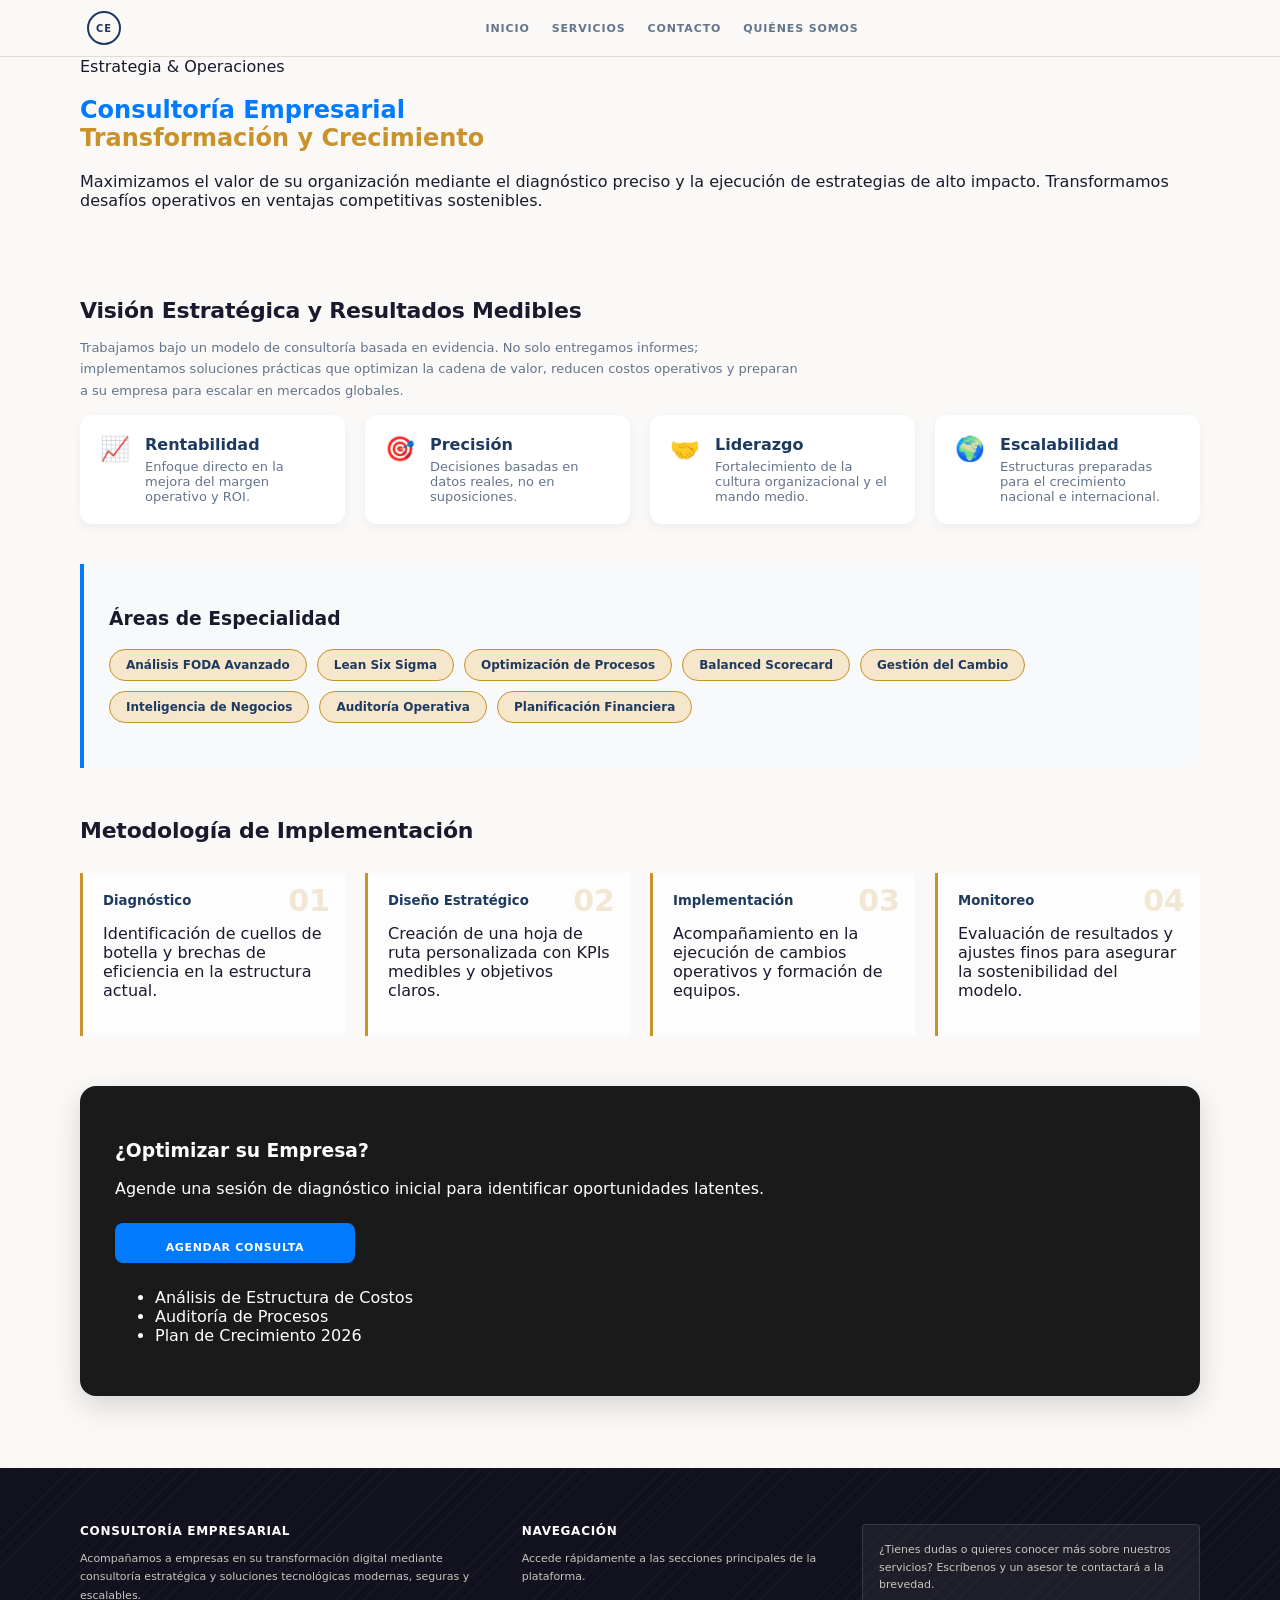
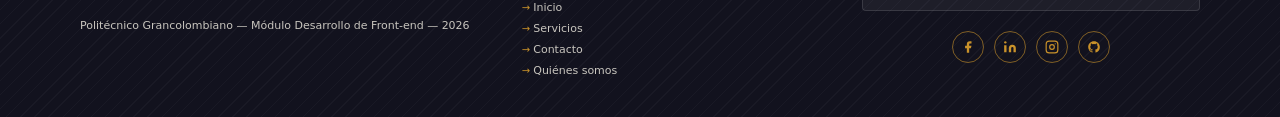
<file: consultoria-empresarial.html>
<!doctype html>
<html lang="es">
  <head>
    <meta charset="UTF-8" />
    <meta name="viewport" content="width=device-width, initial-scale=1.0" />
    <title>Desarrollo Web | Consultoría Digital</title>
    <link rel="stylesheet" href="./css/index.css" />
    <link rel="stylesheet" href="./css/details.css" />
    <script defer src="./js/consultoria-empresarial.js"></script>
  </head>
  <body>
    <header class="site-header">
      <div class="container header-inner">
        <a class="brand" href="index.html"><span class="brand-badge">CE</span></a>
        <nav class="nav" aria-label="Navegación principal">
          <a class="nav-link" href="/">INICIO</a>
          <a class="nav-link" href="/#services">SERVICIOS</a>
          <a class="nav-link" href="/#contact">CONTACTO</a>
          <a class="nav-link" href="/#about">QUIÉNES SOMOS</a>
        </nav>
      </div>
    </header>

    <main id="detail-container">
      <section class="detail-hero business-gradient">
        <div class="container">
          <span id="srv-category" class="category-tag"></span>
          <h1 class="detail-title">
            <span id="srv-name"></span> <br />
            <span id="srv-accent" style="color: var(--accent)"></span>
          </h1>
          <p id="srv-lead" class="detail-lead"></p>
        </div>
      </section>

      <section class="section">
        <div class="container grid-two-cols">
          <div class="info-main">
            <h2 class="section-title">Visión Estratégica y Resultados Medibles</h2>
            <p id="srv-methodology" class="section-text"></p>

            <div id="srv-features" class="features-grid"></div>

            <div class="tech-stack">
              <h3>Áreas de Especialidad</h3>
              <div id="srv-stack" class="stack-grid"></div>
            </div>

            <h2 class="section-title" style="margin-top: 50px">Metodología de Implementación</h2>
            <div id="srv-process" class="process-grid"></div>
          </div>

          <aside class="detail-sidebar" style="margin-top: 50px">
            <div class="sticky-card">
              <h3>¿Optimizar su Empresa?</h3>
              <p>Agende una sesión de diagnóstico inicial para identificar oportunidades latentes.</p>
              <a href="index.html#contact" class="btn btn-full">AGENDAR CONSULTA</a>
              <ul class="check-list">
                <li>Análisis de Estructura de Costos</li>
                <li>Auditoría de Procesos</li>
                <li>Plan de Crecimiento 2026</li>
              </ul>
            </div>
          </aside>
        </div>
      </section>
      <footer class="site-footer">
        <div class="footer-pattern">
          <div class="container footer-grid">
            <section class="footer-col" aria-label="Información de la empresa">
              <h3 class="footer-title">Consultoría Empresarial</h3>
              <p class="footer-text">Acompañamos a empresas en su transformación digital mediante consultoría estratégica y soluciones tecnológicas modernas, seguras y escalables.</p>
              <p class="footer-text">Politécnico Grancolombiano &mdash; Módulo Desarrollo de Front-end &mdash; 2026</p>
            </section>

            <section class="footer-col" aria-label="Navegación secundaria">
              <h3 class="footer-title">Navegación</h3>
              <p class="footer-text">Accede rápidamente a las secciones principales de la plataforma.</p>
              <div class="footer-links">
                <a class="footer-link" href="/index.html">Inicio</a>
                <a class="footer-link" href="/services.html">Servicios</a>
                <a class="footer-link" href="/contact.html">Contacto</a>
                <a class="footer-link" href="/about.html">Quiénes somos</a>
              </div>
            </section>

            <section class="footer-col" aria-label="Contacto y redes sociales">
              <div class="footer-card">
                <p class="footer-card-text">¿Tienes dudas o quieres conocer más sobre nuestros servicios? Escríbenos y un asesor te contactará a la brevedad.</p>
              </div>
              <div class="social" aria-label="Redes sociales">
                <a class="social-link" href="#" aria-label="Facebook">
                  <svg xmlns="http://www.w3.org/2000/svg" width="14" height="14" viewBox="0 0 24 24" fill="currentColor" aria-hidden="true">
                    <path d="M18 2h-3a5 5 0 0 0-5 5v3H7v4h3v8h4v-8h3l1-4h-4V7a1 1 0 0 1 1-1h3z" />
                  </svg>
                </a>
                <a class="social-link" href="#" aria-label="LinkedIn">
                  <svg xmlns="http://www.w3.org/2000/svg" width="14" height="14" viewBox="0 0 24 24" fill="currentColor" aria-hidden="true">
                    <path d="M16 8a6 6 0 0 1 6 6v7h-4v-7a2 2 0 0 0-2-2 2 2 0 0 0-2 2v7h-4v-7a6 6 0 0 1 6-6z" />
                    <rect x="2" y="9" width="4" height="12" />
                    <circle cx="4" cy="4" r="2" />
                  </svg>
                </a>
                <a class="social-link" href="#" aria-label="Instagram">
                  <svg
                    xmlns="http://www.w3.org/2000/svg"
                    width="14"
                    height="14"
                    viewBox="0 0 24 24"
                    fill="none"
                    stroke="currentColor"
                    stroke-width="2"
                    stroke-linecap="round"
                    stroke-linejoin="round"
                    aria-hidden="true"
                  >
                    <rect x="2" y="2" width="20" height="20" rx="5" ry="5" />
                    <circle cx="12" cy="12" r="4" />
                    <circle cx="17.5" cy="6.5" r="1" fill="currentColor" stroke="none" />
                  </svg>
                </a>
                <a class="social-link" href="#" aria-label="GitHub">
                  <svg xmlns="http://www.w3.org/2000/svg" width="14" height="14" viewBox="0 0 24 24" fill="currentColor" aria-hidden="true">
                    <path
                      d="M12 2C6.477 2 2 6.484 2 12.017c0 4.425 2.865 8.18 6.839 9.504.5.092.682-.217.682-.483 0-.237-.008-.868-.013-1.703-2.782.605-3.369-1.343-3.369-1.343-.454-1.158-1.11-1.466-1.11-1.466-.908-.62.069-.608.069-.608 1.003.07 1.531 1.032 1.531 1.032.892 1.53 2.341 1.088 2.91.832.092-.647.35-1.088.636-1.338-2.22-.253-4.555-1.113-4.555-4.951 0-1.093.39-1.988 1.029-2.688-.103-.253-.446-1.272.098-2.65 0 0 .84-.27 2.75 1.026A9.564 9.564 0 0 1 12 6.844a9.59 9.59 0 0 1 2.504.337c1.909-1.296 2.747-1.027 2.747-1.027.546 1.379.202 2.398.1 2.651.64.7 1.028 1.595 1.028 2.688 0 3.848-2.339 4.695-4.566 4.943.359.309.678.92.678 1.855 0 1.338-.012 2.419-.012 2.747 0 .268.18.58.688.482A10.02 10.02 0 0 0 22 12.017C22 6.484 17.522 2 12 2z"
                    />
                  </svg>
                </a>
              </div>
            </section>
          </div>
        </div>
      </footer>
    </main>
  </body>
</html>
</file>
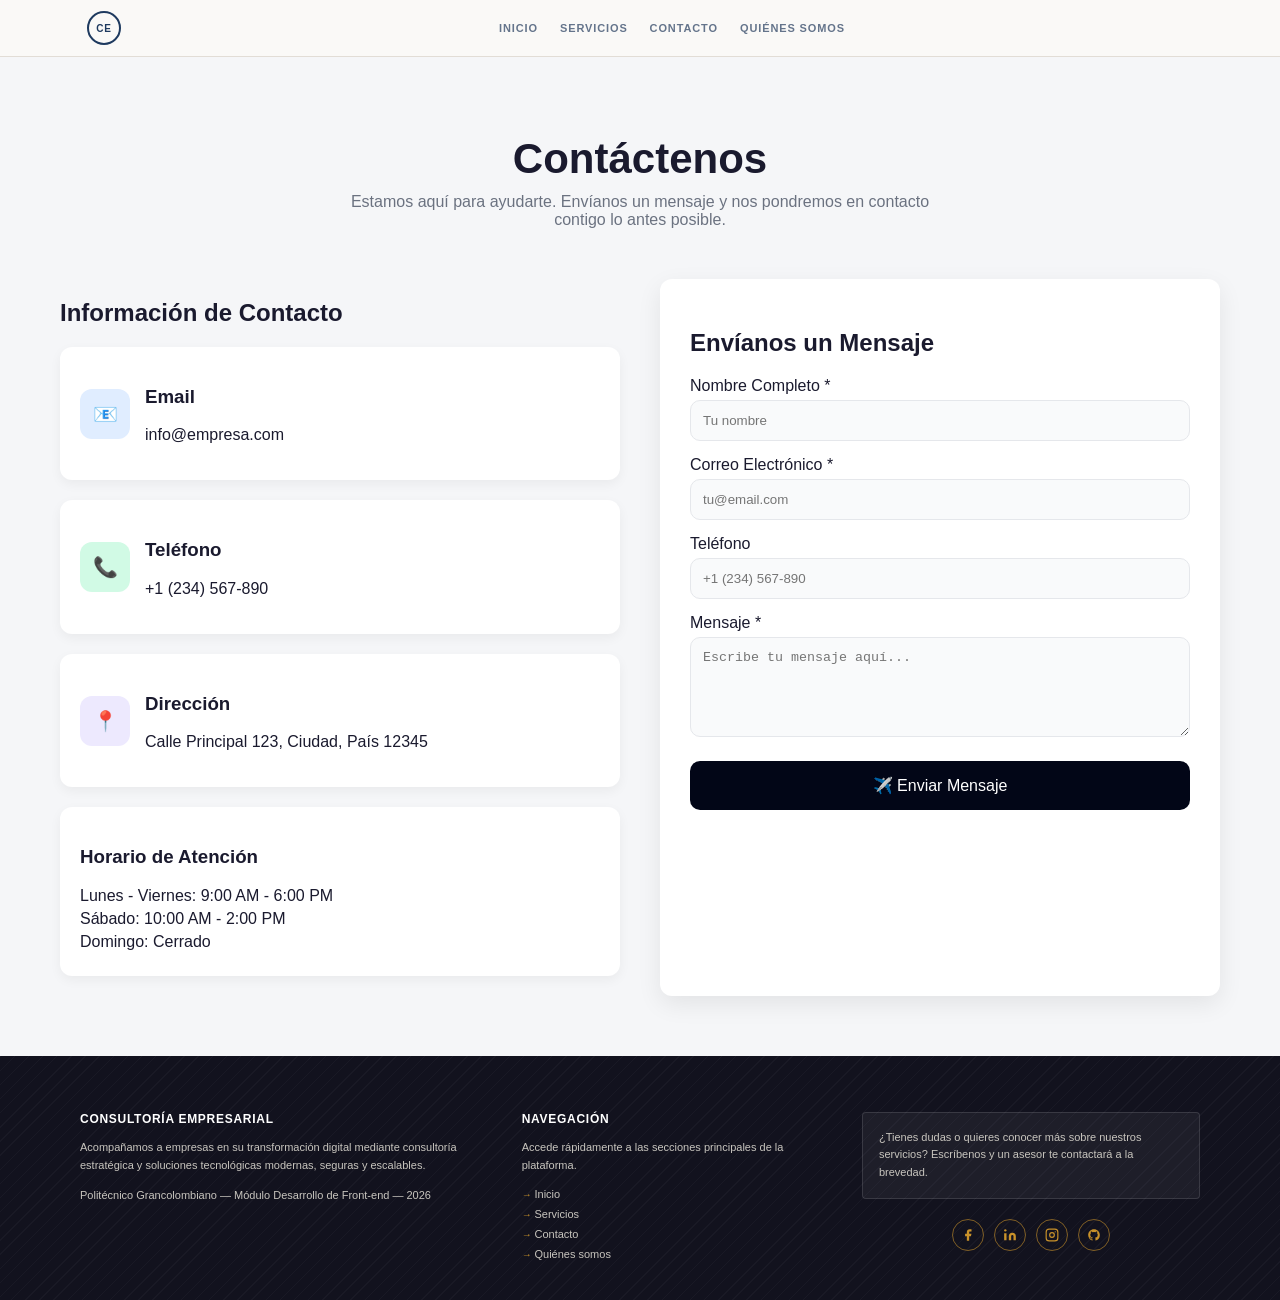
<file: contact.html>
<!doctype html>
<html lang="es">
  <head>
    <meta charset="UTF-8" />
    <title>Contáctenos</title>
    <link rel="stylesheet" href="./css/index.css" />
    <link rel="stylesheet" href="./css/contact.css" />
  </head>

  <body>
    <header class="site-header">
      <div class="container header-inner">
        <a class="brand" href="/index.html" aria-label="Inicio">
          <span class="brand-badge" aria-hidden="true">CE</span>
        </a>

        <nav class="nav" aria-label="Navegación principal">
          <a class="nav-link" href="/index.html">INICIO</a>
          <a class="nav-link" href="/services.html">SERVICIOS</a>
          <a class="nav-link" href="/contact.html">CONTACTO</a>
          <a class="nav-link" href="/about.html">QUIÉNES SOMOS</a>
        </nav>
      </div>
    </header>

    <header class="header">
      <h1>Contáctenos</h1>
      <p>Estamos aquí para ayudarte. Envíanos un mensaje y nos pondremos en contacto contigo lo antes posible.</p>
    </header>

    <main class="contact-container">
      <!-- IZQUIERDA -->
      <section class="contact-info">
        <h2>Información de Contacto</h2>

        <div class="info-card">
          <div class="icon email">📧</div>
          <div>
            <h3>Email</h3>
            <p id="email"></p>
          </div>
        </div>

        <div class="info-card">
          <div class="icon phone">📞</div>
          <div>
            <h3>Teléfono</h3>
            <p id="telefono"></p>
          </div>
        </div>

        <div class="info-card">
          <div class="icon location">📍</div>
          <div>
            <h3>Dirección</h3>
            <p id="direccion"></p>
          </div>
        </div>

        <div class="info-card horario">
          <div>
            <h3>Horario de Atención</h3>
            <p id="horario"></p>
          </div>
        </div>
      </section>

      <!-- DERECHA -->
      <section class="contact-form">
        <h2>Envíanos un Mensaje</h2>

        <form id="formulario">
          <label>Nombre Completo *</label>
          <input type="text" id="nombre" placeholder="Tu nombre" />

          <label>Correo Electrónico *</label>
          <input type="email" id="emailInput" placeholder="tu@email.com" />

          <label>Teléfono</label>
          <input type="text" id="telefonoInput" placeholder="+1 (234) 567-890" />

          <label>Mensaje *</label>
          <textarea id="mensaje" placeholder="Escribe tu mensaje aquí..."></textarea>

          <button type="submit">✈️ Enviar Mensaje</button>
        </form>
      </section>
    </main>
    <footer class="site-footer">
      <div class="footer-pattern">
        <div class="container footer-grid">
          <section class="footer-col" aria-label="Información de la empresa">
            <h3 class="footer-title">Consultoría Empresarial</h3>
            <p class="footer-text">Acompañamos a empresas en su transformación digital mediante consultoría estratégica y soluciones tecnológicas modernas, seguras y escalables.</p>
            <p class="footer-text">Politécnico Grancolombiano &mdash; Módulo Desarrollo de Front-end &mdash; 2026</p>
          </section>

          <section class="footer-col" aria-label="Navegación secundaria">
            <h3 class="footer-title">Navegación</h3>
            <p class="footer-text">Accede rápidamente a las secciones principales de la plataforma.</p>
            <div class="footer-links">
              <a class="footer-link" href="/index.html">Inicio</a>
              <a class="footer-link" href="/services.html">Servicios</a>
              <a class="footer-link" href="/contact.html">Contacto</a>
              <a class="footer-link" href="/about.html">Quiénes somos</a>
            </div>
          </section>

          <section class="footer-col" aria-label="Contacto y redes sociales">
            <div class="footer-card">
              <p class="footer-card-text">¿Tienes dudas o quieres conocer más sobre nuestros servicios? Escríbenos y un asesor te contactará a la brevedad.</p>
            </div>
            <div class="social" aria-label="Redes sociales">
              <a class="social-link" href="#" aria-label="Facebook">
                <svg xmlns="http://www.w3.org/2000/svg" width="14" height="14" viewBox="0 0 24 24" fill="currentColor" aria-hidden="true">
                  <path d="M18 2h-3a5 5 0 0 0-5 5v3H7v4h3v8h4v-8h3l1-4h-4V7a1 1 0 0 1 1-1h3z" />
                </svg>
              </a>
              <a class="social-link" href="#" aria-label="LinkedIn">
                <svg xmlns="http://www.w3.org/2000/svg" width="14" height="14" viewBox="0 0 24 24" fill="currentColor" aria-hidden="true">
                  <path d="M16 8a6 6 0 0 1 6 6v7h-4v-7a2 2 0 0 0-2-2 2 2 0 0 0-2 2v7h-4v-7a6 6 0 0 1 6-6z" />
                  <rect x="2" y="9" width="4" height="12" />
                  <circle cx="4" cy="4" r="2" />
                </svg>
              </a>
              <a class="social-link" href="#" aria-label="Instagram">
                <svg
                  xmlns="http://www.w3.org/2000/svg"
                  width="14"
                  height="14"
                  viewBox="0 0 24 24"
                  fill="none"
                  stroke="currentColor"
                  stroke-width="2"
                  stroke-linecap="round"
                  stroke-linejoin="round"
                  aria-hidden="true"
                >
                  <rect x="2" y="2" width="20" height="20" rx="5" ry="5" />
                  <circle cx="12" cy="12" r="4" />
                  <circle cx="17.5" cy="6.5" r="1" fill="currentColor" stroke="none" />
                </svg>
              </a>
              <a class="social-link" href="#" aria-label="GitHub">
                <svg xmlns="http://www.w3.org/2000/svg" width="14" height="14" viewBox="0 0 24 24" fill="currentColor" aria-hidden="true">
                  <path
                    d="M12 2C6.477 2 2 6.484 2 12.017c0 4.425 2.865 8.18 6.839 9.504.5.092.682-.217.682-.483 0-.237-.008-.868-.013-1.703-2.782.605-3.369-1.343-3.369-1.343-.454-1.158-1.11-1.466-1.11-1.466-.908-.62.069-.608.069-.608 1.003.07 1.531 1.032 1.531 1.032.892 1.53 2.341 1.088 2.91.832.092-.647.35-1.088.636-1.338-2.22-.253-4.555-1.113-4.555-4.951 0-1.093.39-1.988 1.029-2.688-.103-.253-.446-1.272.098-2.65 0 0 .84-.27 2.75 1.026A9.564 9.564 0 0 1 12 6.844a9.59 9.59 0 0 1 2.504.337c1.909-1.296 2.747-1.027 2.747-1.027.546 1.379.202 2.398.1 2.651.64.7 1.028 1.595 1.028 2.688 0 3.848-2.339 4.695-4.566 4.943.359.309.678.92.678 1.855 0 1.338-.012 2.419-.012 2.747 0 .268.18.58.688.482A10.02 10.02 0 0 0 22 12.017C22 6.484 17.522 2 12 2z"
                  />
                </svg>
              </a>
            </div>
          </section>
        </div>
      </div>
    </footer>
    <!-- IMPORTANTE -->

    <script src="js/contact.js"></script>
    <script src="data/contact.json"></script>
  </body>
</html>
</file>
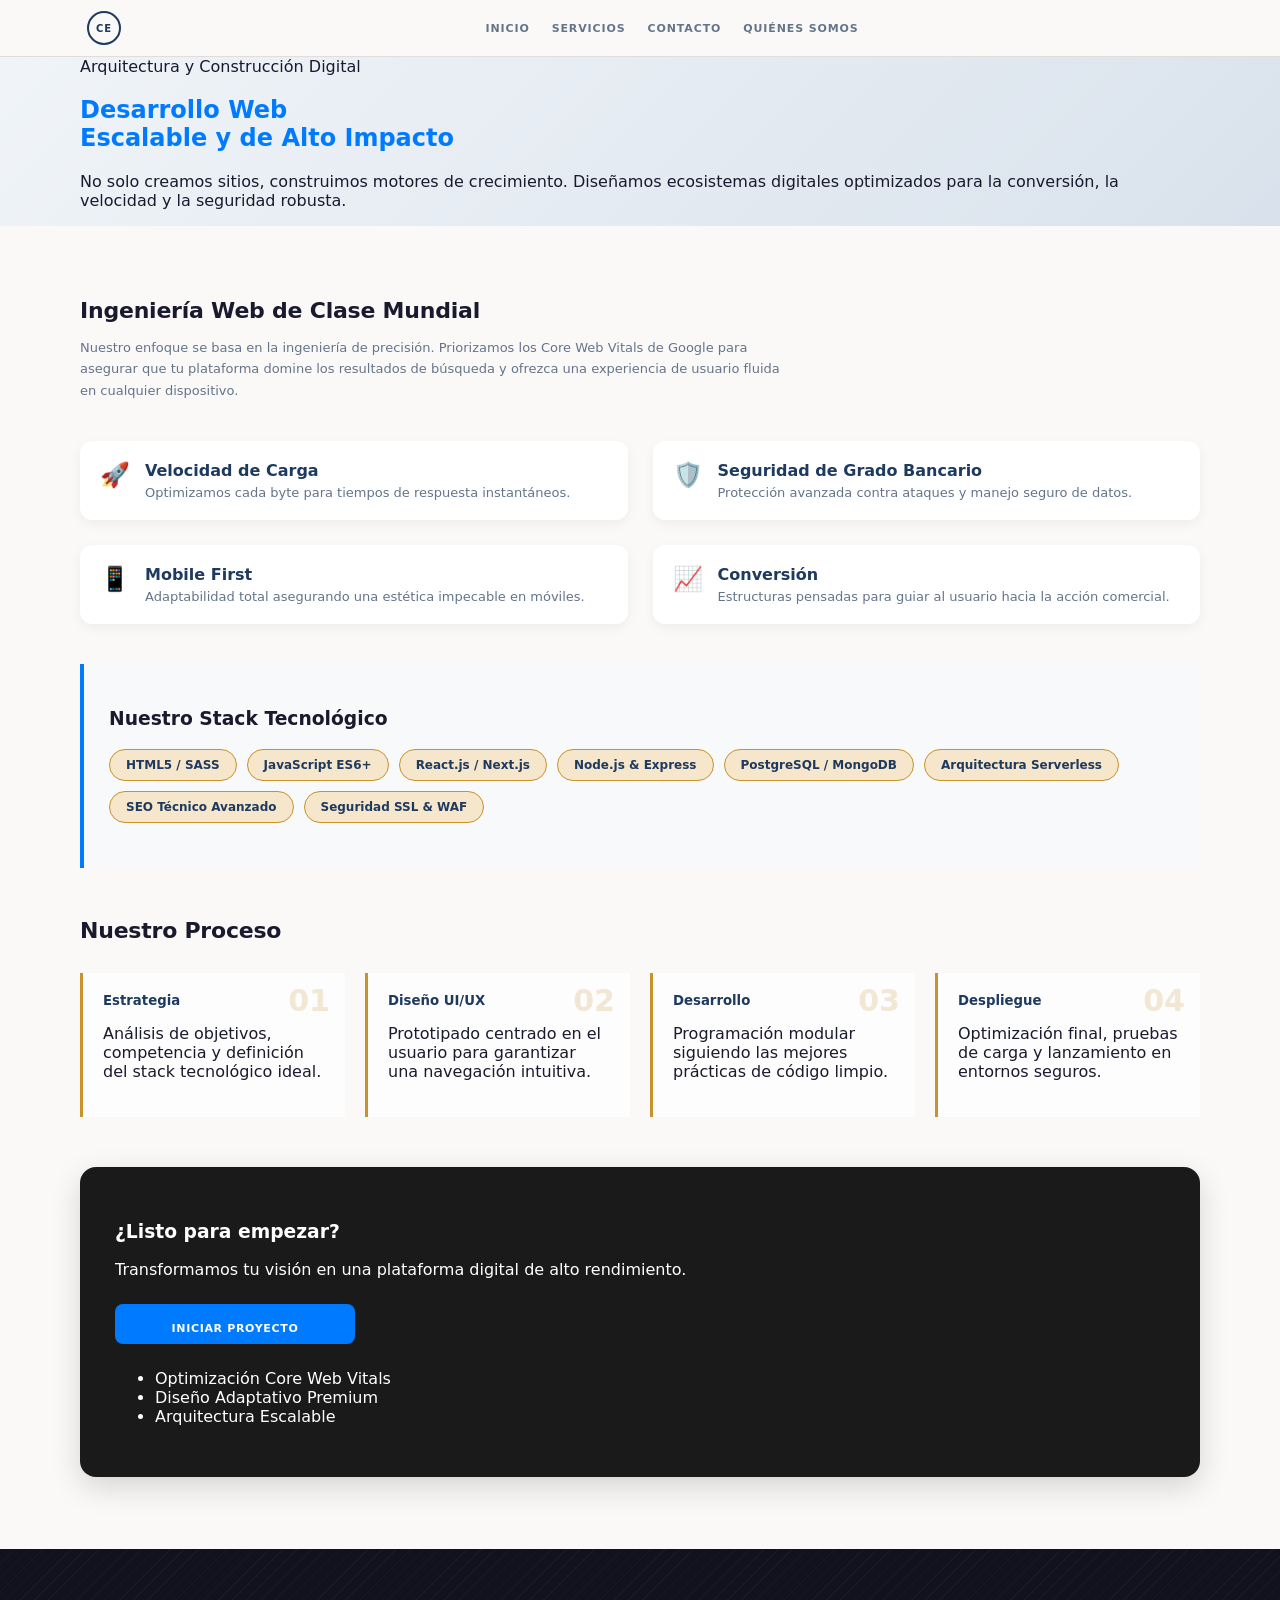
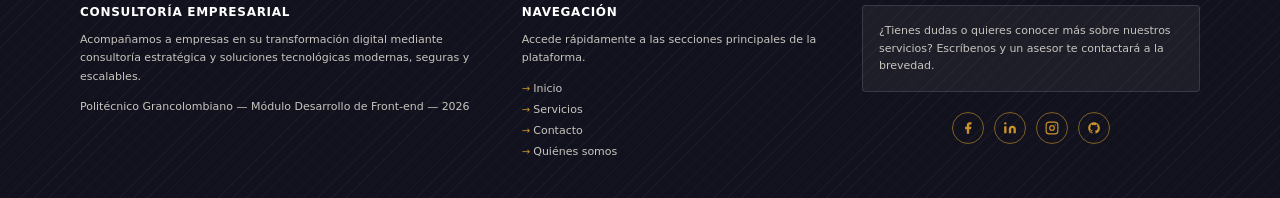
<file: desarrollo-web.html>
<!doctype html>
<html lang="es">
  <head>
    <meta charset="UTF-8" />
    <meta name="viewport" content="width=device-width, initial-scale=1.0" />
    <title>Desarrollo Web | Consultoría Digital</title>
    <link rel="stylesheet" href="./css/index.css" />
    <link rel="stylesheet" href="./css/details.css" />
    <script defer src="./js/desarrollo_web.js"></script>
  </head>
  <body>
    <header class="site-header">
      <div class="container header-inner">
        <a class="brand" href="/index.html" aria-label="Inicio">
          <span class="brand-badge" aria-hidden="true">CE</span>
        </a>

        <nav class="nav" aria-label="Navegación principal">
          <a class="nav-link" href="/index.html">INICIO</a>
          <a class="nav-link" href="/services.html">SERVICIOS</a>
          <a class="nav-link" href="/contact.html">CONTACTO</a>
          <a class="nav-link" href="/about.html">QUIÉNES SOMOS</a>
        </nav>
      </div>
    </header>

    <main id="detail-container">
      <section class="detail-hero web-gradient">
        <div class="container">
          <span id="srv-category" class="category-tag"></span>
          <h1 class="detail-title">
            <span id="srv-name"></span> <br />
            <span id="srv-accent"></span>
          </h1>
          <p id="srv-lead" class="detail-lead"></p>
        </div>
      </section>

      <section class="section">
        <div class="container grid-two-cols">
          <div class="info-main">
            <h2 class="section-title">Ingeniería Web de Clase Mundial</h2>
            <p id="srv-methodology" class="section-text"></p>

            <div id="srv-features" class="features-list"></div>

            <div class="tech-stack">
              <h3>Nuestro Stack Tecnológico</h3>
              <div id="srv-stack" class="stack-grid"></div>
            </div>

            <h2 class="section-title" style="margin-top: 50px">Nuestro Proceso</h2>
            <div id="srv-process" class="process-grid"></div>
          </div>

          <aside class="detail-sidebar" style="margin-top: 50px">
            <div class="sticky-card">
              <h3>¿Listo para empezar?</h3>
              <p>Transformamos tu visión en una plataforma digital de alto rendimiento.</p>
              <a href="index.html#contact" class="btn btn-full">INICIAR PROYECTO</a>
              <ul class="check-list">
                <li>Optimización Core Web Vitals</li>
                <li>Diseño Adaptativo Premium</li>
                <li>Arquitectura Escalable</li>
              </ul>
            </div>
          </aside>
        </div>
      </section>
      <footer class="site-footer">
        <div class="footer-pattern">
          <div class="container footer-grid">
            <section class="footer-col" aria-label="Información de la empresa">
              <h3 class="footer-title">Consultoría Empresarial</h3>
              <p class="footer-text">Acompañamos a empresas en su transformación digital mediante consultoría estratégica y soluciones tecnológicas modernas, seguras y escalables.</p>
              <p class="footer-text">Politécnico Grancolombiano &mdash; Módulo Desarrollo de Front-end &mdash; 2026</p>
            </section>

            <section class="footer-col" aria-label="Navegación secundaria">
              <h3 class="footer-title">Navegación</h3>
              <p class="footer-text">Accede rápidamente a las secciones principales de la plataforma.</p>
              <div class="footer-links">
                <a class="footer-link" href="/index.html">Inicio</a>
                <a class="footer-link" href="/services.html">Servicios</a>
                <a class="footer-link" href="/contact.html">Contacto</a>
                <a class="footer-link" href="/about.html">Quiénes somos</a>
              </div>
            </section>

            <section class="footer-col" aria-label="Contacto y redes sociales">
              <div class="footer-card">
                <p class="footer-card-text">¿Tienes dudas o quieres conocer más sobre nuestros servicios? Escríbenos y un asesor te contactará a la brevedad.</p>
              </div>
              <div class="social" aria-label="Redes sociales">
                <a class="social-link" href="#" aria-label="Facebook">
                  <svg xmlns="http://www.w3.org/2000/svg" width="14" height="14" viewBox="0 0 24 24" fill="currentColor" aria-hidden="true">
                    <path d="M18 2h-3a5 5 0 0 0-5 5v3H7v4h3v8h4v-8h3l1-4h-4V7a1 1 0 0 1 1-1h3z" />
                  </svg>
                </a>
                <a class="social-link" href="#" aria-label="LinkedIn">
                  <svg xmlns="http://www.w3.org/2000/svg" width="14" height="14" viewBox="0 0 24 24" fill="currentColor" aria-hidden="true">
                    <path d="M16 8a6 6 0 0 1 6 6v7h-4v-7a2 2 0 0 0-2-2 2 2 0 0 0-2 2v7h-4v-7a6 6 0 0 1 6-6z" />
                    <rect x="2" y="9" width="4" height="12" />
                    <circle cx="4" cy="4" r="2" />
                  </svg>
                </a>
                <a class="social-link" href="#" aria-label="Instagram">
                  <svg
                    xmlns="http://www.w3.org/2000/svg"
                    width="14"
                    height="14"
                    viewBox="0 0 24 24"
                    fill="none"
                    stroke="currentColor"
                    stroke-width="2"
                    stroke-linecap="round"
                    stroke-linejoin="round"
                    aria-hidden="true"
                  >
                    <rect x="2" y="2" width="20" height="20" rx="5" ry="5" />
                    <circle cx="12" cy="12" r="4" />
                    <circle cx="17.5" cy="6.5" r="1" fill="currentColor" stroke="none" />
                  </svg>
                </a>
                <a class="social-link" href="#" aria-label="GitHub">
                  <svg xmlns="http://www.w3.org/2000/svg" width="14" height="14" viewBox="0 0 24 24" fill="currentColor" aria-hidden="true">
                    <path
                      d="M12 2C6.477 2 2 6.484 2 12.017c0 4.425 2.865 8.18 6.839 9.504.5.092.682-.217.682-.483 0-.237-.008-.868-.013-1.703-2.782.605-3.369-1.343-3.369-1.343-.454-1.158-1.11-1.466-1.11-1.466-.908-.62.069-.608.069-.608 1.003.07 1.531 1.032 1.531 1.032.892 1.53 2.341 1.088 2.91.832.092-.647.35-1.088.636-1.338-2.22-.253-4.555-1.113-4.555-4.951 0-1.093.39-1.988 1.029-2.688-.103-.253-.446-1.272.098-2.65 0 0 .84-.27 2.75 1.026A9.564 9.564 0 0 1 12 6.844a9.59 9.59 0 0 1 2.504.337c1.909-1.296 2.747-1.027 2.747-1.027.546 1.379.202 2.398.1 2.651.64.7 1.028 1.595 1.028 2.688 0 3.848-2.339 4.695-4.566 4.943.359.309.678.92.678 1.855 0 1.338-.012 2.419-.012 2.747 0 .268.18.58.688.482A10.02 10.02 0 0 0 22 12.017C22 6.484 17.522 2 12 2z"
                    />
                  </svg>
                </a>
              </div>
            </section>
          </div>
        </div>
      </footer>
    </main>
  </body>
</html>
</file>
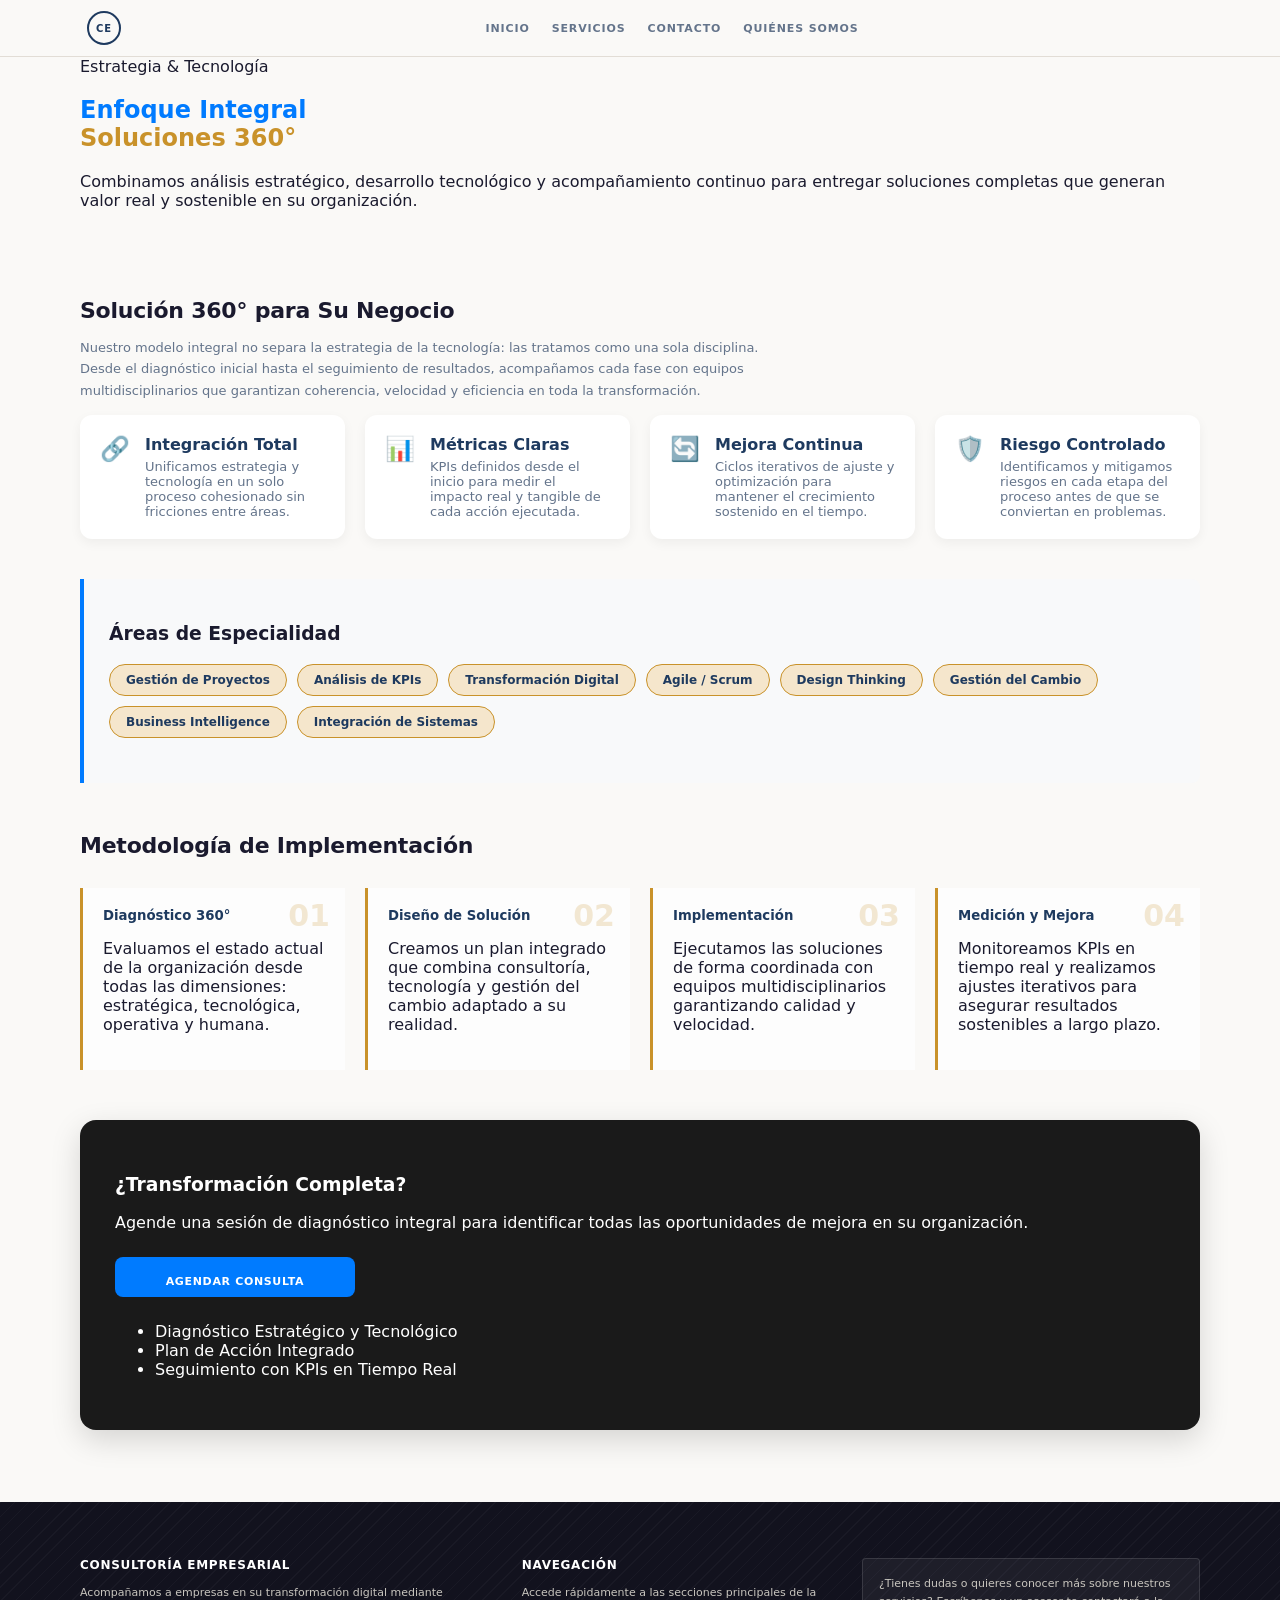
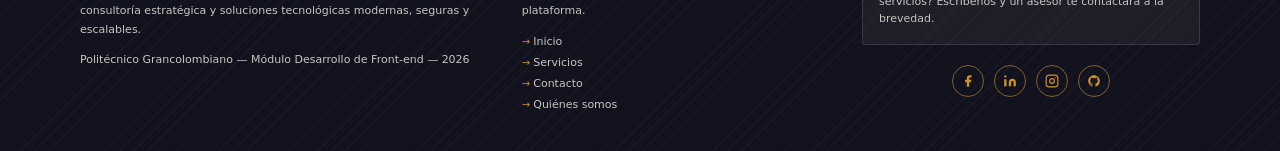
<file: enfoque-integral.html>
<!doctype html>
<html lang="es">
  <head>
    <meta charset="UTF-8" />
    <meta name="viewport" content="width=device-width, initial-scale=1.0" />
    <title>Enfoque Integral | Consultoría Digital</title>
    <link rel="stylesheet" href="./css/index.css" />
    <link rel="stylesheet" href="./css/details.css" />
    <script defer src="./js/enfoque-integral.js"></script>
  </head>
  <body>
    <header class="site-header">
      <div class="container header-inner">
        <a class="brand" href="/index.html" aria-label="Inicio">
          <span class="brand-badge" aria-hidden="true">CE</span>
        </a>
        <nav class="nav" aria-label="Navegación principal">
          <a class="nav-link" href="/index.html">INICIO</a>
          <a class="nav-link" href="/services.html">SERVICIOS</a>
          <a class="nav-link" href="/contact.html">CONTACTO</a>
          <a class="nav-link" href="/about.html">QUIÉNES SOMOS</a>
        </nav>
      </div>
    </header>

    <main id="detail-container">
      <section class="detail-hero">
        <div class="container">
          <span id="srv-category" class="category-tag"></span>
          <h1 class="detail-title">
            <span id="srv-name"></span> <br />
            <span id="srv-accent" style="color: var(--accent)"></span>
          </h1>
          <p id="srv-lead" class="detail-lead"></p>
        </div>
      </section>

      <section class="section">
        <div class="container grid-two-cols">
          <div class="info-main">
            <h2 class="section-title">Solución 360° para Su Negocio</h2>
            <p id="srv-methodology" class="section-text"></p>

            <div id="srv-features" class="features-grid"></div>

            <div class="tech-stack">
              <h3>Áreas de Especialidad</h3>
              <div id="srv-stack" class="stack-grid"></div>
            </div>

            <h2 class="section-title" style="margin-top: 50px">Metodología de Implementación</h2>
            <div id="srv-process" class="process-grid"></div>
          </div>

          <aside class="detail-sidebar" style="margin-top: 50px">
            <div class="sticky-card">
              <h3>¿Transformación Completa?</h3>
              <p>Agende una sesión de diagnóstico integral para identificar todas las oportunidades de mejora en su organización.</p>
              <a href="index.html#contact" class="btn btn-full">AGENDAR CONSULTA</a>
              <ul class="check-list">
                <li>Diagnóstico Estratégico y Tecnológico</li>
                <li>Plan de Acción Integrado</li>
                <li>Seguimiento con KPIs en Tiempo Real</li>
              </ul>
            </div>
          </aside>
        </div>
      </section>

      <footer class="site-footer">
        <div class="footer-pattern">
          <div class="container footer-grid">
            <section class="footer-col" aria-label="Información de la empresa">
              <h3 class="footer-title">Consultoría Empresarial</h3>
              <p class="footer-text">Acompañamos a empresas en su transformación digital mediante consultoría estratégica y soluciones tecnológicas modernas, seguras y escalables.</p>
              <p class="footer-text">Politécnico Grancolombiano &mdash; Módulo Desarrollo de Front-end &mdash; 2026</p>
            </section>

            <section class="footer-col" aria-label="Navegación secundaria">
              <h3 class="footer-title">Navegación</h3>
              <p class="footer-text">Accede rápidamente a las secciones principales de la plataforma.</p>
              <div class="footer-links">
                <a class="footer-link" href="/index.html">Inicio</a>
                <a class="footer-link" href="/services.html">Servicios</a>
                <a class="footer-link" href="/contact.html">Contacto</a>
                <a class="footer-link" href="/about.html">Quiénes somos</a>
              </div>
            </section>

            <section class="footer-col" aria-label="Contacto y redes sociales">
              <div class="footer-card">
                <p class="footer-card-text">¿Tienes dudas o quieres conocer más sobre nuestros servicios? Escríbenos y un asesor te contactará a la brevedad.</p>
              </div>
              <div class="social" aria-label="Redes sociales">
                <a class="social-link" href="#" aria-label="Facebook">
                  <svg xmlns="http://www.w3.org/2000/svg" width="14" height="14" viewBox="0 0 24 24" fill="currentColor" aria-hidden="true">
                    <path d="M18 2h-3a5 5 0 0 0-5 5v3H7v4h3v8h4v-8h3l1-4h-4V7a1 1 0 0 1 1-1h3z" />
                  </svg>
                </a>
                <a class="social-link" href="#" aria-label="LinkedIn">
                  <svg xmlns="http://www.w3.org/2000/svg" width="14" height="14" viewBox="0 0 24 24" fill="currentColor" aria-hidden="true">
                    <path d="M16 8a6 6 0 0 1 6 6v7h-4v-7a2 2 0 0 0-2-2 2 2 0 0 0-2 2v7h-4v-7a6 6 0 0 1 6-6z" />
                    <rect x="2" y="9" width="4" height="12" />
                    <circle cx="4" cy="4" r="2" />
                  </svg>
                </a>
                <a class="social-link" href="#" aria-label="Instagram">
                  <svg
                    xmlns="http://www.w3.org/2000/svg"
                    width="14"
                    height="14"
                    viewBox="0 0 24 24"
                    fill="none"
                    stroke="currentColor"
                    stroke-width="2"
                    stroke-linecap="round"
                    stroke-linejoin="round"
                    aria-hidden="true"
                  >
                    <rect x="2" y="2" width="20" height="20" rx="5" ry="5" />
                    <circle cx="12" cy="12" r="4" />
                    <circle cx="17.5" cy="6.5" r="1" fill="currentColor" stroke="none" />
                  </svg>
                </a>
                <a class="social-link" href="#" aria-label="GitHub">
                  <svg xmlns="http://www.w3.org/2000/svg" width="14" height="14" viewBox="0 0 24 24" fill="currentColor" aria-hidden="true">
                    <path
                      d="M12 2C6.477 2 2 6.484 2 12.017c0 4.425 2.865 8.18 6.839 9.504.5.092.682-.217.682-.483 0-.237-.008-.868-.013-1.703-2.782.605-3.369-1.343-3.369-1.343-.454-1.158-1.11-1.466-1.11-1.466-.908-.62.069-.608.069-.608 1.003.07 1.531 1.032 1.531 1.032.892 1.53 2.341 1.088 2.91.832.092-.647.35-1.088.636-1.338-2.22-.253-4.555-1.113-4.555-4.951 0-1.093.39-1.988 1.029-2.688-.103-.253-.446-1.272.098-2.65 0 0 .84-.27 2.75 1.026A9.564 9.564 0 0 1 12 6.844a9.59 9.59 0 0 1 2.504.337c1.909-1.296 2.747-1.027 2.747-1.027.546 1.379.202 2.398.1 2.651.64.7 1.028 1.595 1.028 2.688 0 3.848-2.339 4.695-4.566 4.943.359.309.678.92.678 1.855 0 1.338-.012 2.419-.012 2.747 0 .268.18.58.688.482A10.02 10.02 0 0 0 22 12.017C22 6.484 17.522 2 12 2z"
                    />
                  </svg>
                </a>
              </div>
            </section>
          </div>
        </div>
      </footer>
    </main>
  </body>
</html>
</file>
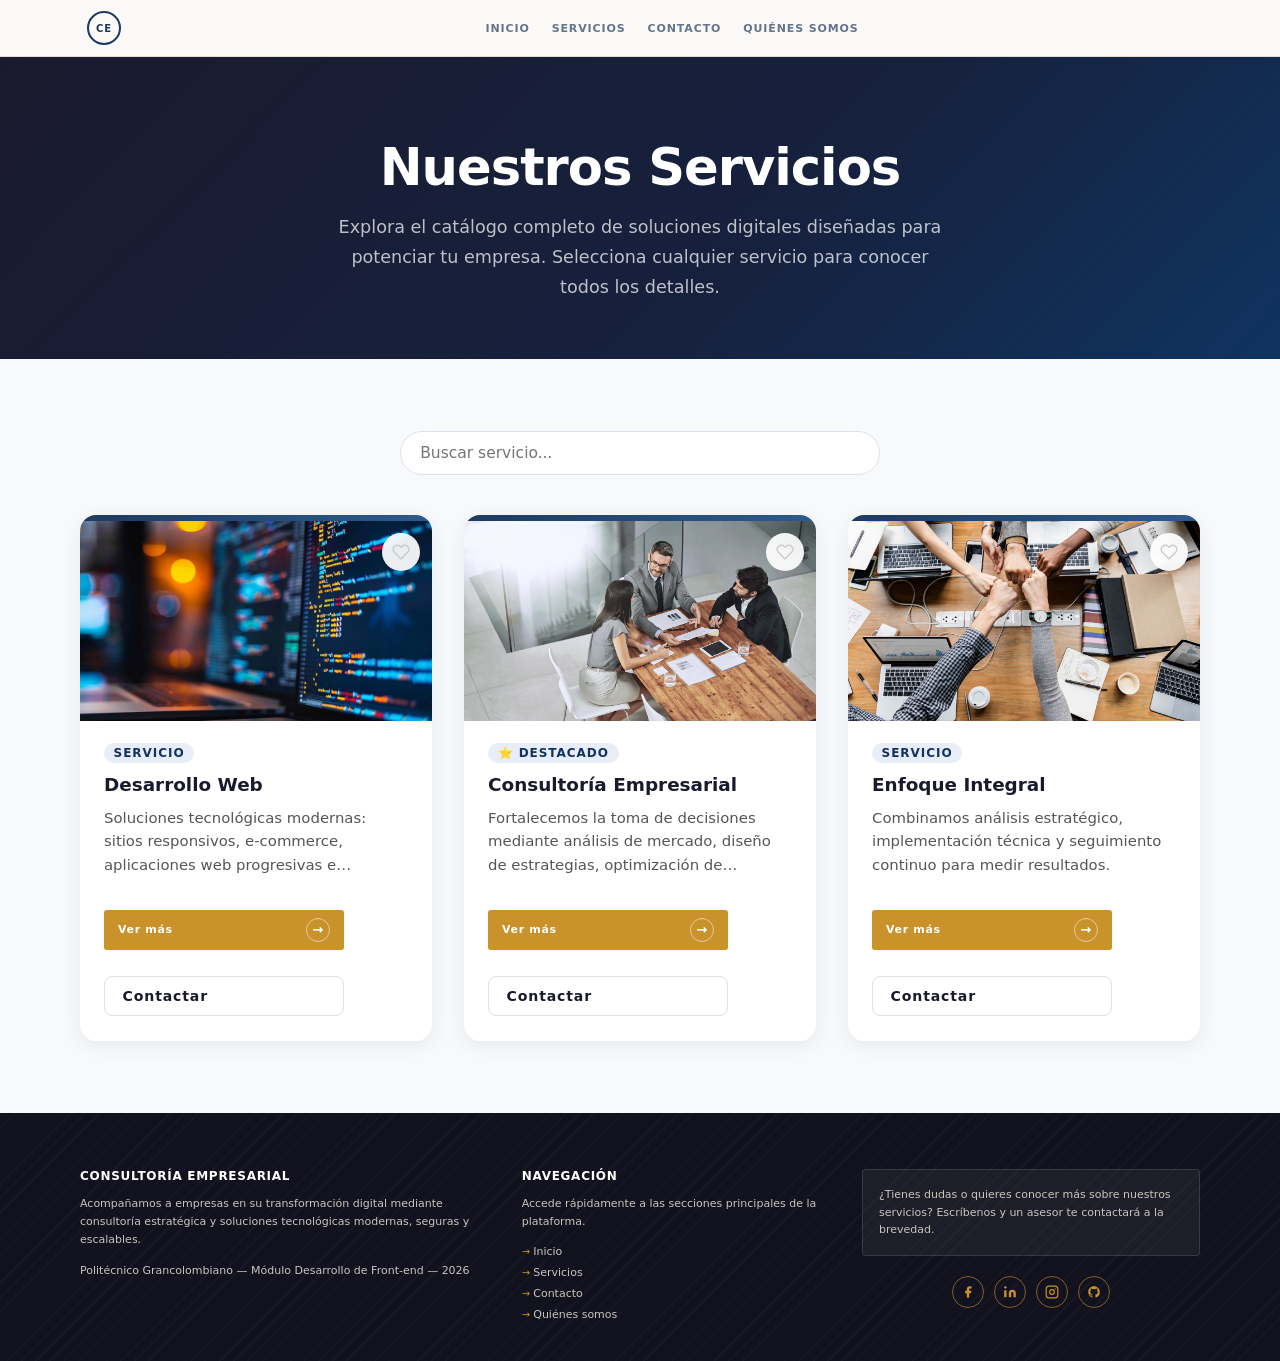
<file: services.html>
<!doctype html>
<html lang="es">
  <head>
    <meta charset="UTF-8" />
    <meta name="viewport" content="width=device-width, initial-scale=1.0" />
    <title>Servicios | Consultoría Digital</title>
    <link rel="stylesheet" href="./css/index.css" />
    <link rel="stylesheet" href="./css/services.css" />
    <script defer src="./js/services.js"></script>
  </head>
  <body>
    <!-- ===== HEADER (mismo que el resto del proyecto) ===== -->
    <header class="site-header">
      <div class="container header-inner">
        <a class="brand" href="/index.html" aria-label="Inicio">
          <span class="brand-badge" aria-hidden="true">CE</span>
        </a>

        <nav class="nav" aria-label="Navegación principal">
          <a class="nav-link" href="/index.html">INICIO</a>
          <a class="nav-link" href="/services.html">SERVICIOS</a>
          <a class="nav-link" href="/contact.html">CONTACTO</a>
          <a class="nav-link" href="/about.html">QUIÉNES SOMOS</a>
        </nav>
      </div>
    </header>

    <main>
      <!-- ===== HERO SERVICIOS ===== -->
      <section class="services-hero" aria-label="Encabezado de servicios">
        <div class="container services-hero-inner">
          <h1 class="services-hero-title">Nuestros Servicios</h1>
          <p class="services-hero-sub">Explora el catálogo completo de soluciones digitales diseñadas para potenciar tu empresa. Selecciona cualquier servicio para conocer todos los detalles.</p>
        </div>
      </section>

      <!-- ===== LISTADO DINÁMICO DE SERVICIOS ===== -->
      <section class="section services-catalog" aria-label="Catálogo de servicios">
        <div class="container">
          <!-- Barra de búsqueda / filtro simple -->
          <div class="services-filter">
            <input class="filter-input" type="search" id="filterInput" placeholder="Buscar servicio..." aria-label="Buscar servicio" />
          </div>

          <!-- Grid de tarjetas — se llena dinámicamente desde services.json -->
          <div id="servicesGrid" class="services-grid-full" aria-live="polite" aria-label="Lista de servicios">
            <!-- Skeleton loader mientras carga -->
            <div class="skeleton-card" aria-hidden="true"></div>
            <div class="skeleton-card" aria-hidden="true"></div>
            <div class="skeleton-card" aria-hidden="true"></div>
          </div>

          <!-- Mensaje cuando no hay resultados -->
          <p id="noResults" class="no-results" hidden>No se encontraron servicios que coincidan con tu búsqueda.</p>
        </div>
      </section>
    </main>

    <!-- ===== FOOTER (mismo que el resto del proyecto) ===== -->
    <footer class="site-footer">
      <div class="footer-pattern">
        <div class="container footer-grid">
          <section class="footer-col" aria-label="Información de la empresa">
            <h3 class="footer-title">Consultoría Empresarial</h3>
            <p class="footer-text">Acompañamos a empresas en su transformación digital mediante consultoría estratégica y soluciones tecnológicas modernas, seguras y escalables.</p>
            <p class="footer-text">Politécnico Grancolombiano &mdash; Módulo Desarrollo de Front-end &mdash; 2026</p>
          </section>

          <section class="footer-col" aria-label="Navegación secundaria">
            <h3 class="footer-title">Navegación</h3>
            <p class="footer-text">Accede rápidamente a las secciones principales de la plataforma.</p>
            <div class="footer-links">
              <a class="footer-link" href="/index.html">Inicio</a>
              <a class="footer-link" href="/services.html">Servicios</a>
              <a class="footer-link" href="/contact.html">Contacto</a>
              <a class="footer-link" href="/about.html">Quiénes somos</a>
            </div>
          </section>

          <section class="footer-col" aria-label="Contacto y redes sociales">
            <div class="footer-card">
              <p class="footer-card-text">¿Tienes dudas o quieres conocer más sobre nuestros servicios? Escríbenos y un asesor te contactará a la brevedad.</p>
            </div>
            <div class="social" aria-label="Redes sociales">
              <a class="social-link" href="#" aria-label="Facebook">
                <svg xmlns="http://www.w3.org/2000/svg" width="14" height="14" viewBox="0 0 24 24" fill="currentColor" aria-hidden="true">
                  <path d="M18 2h-3a5 5 0 0 0-5 5v3H7v4h3v8h4v-8h3l1-4h-4V7a1 1 0 0 1 1-1h3z" />
                </svg>
              </a>
              <a class="social-link" href="#" aria-label="LinkedIn">
                <svg xmlns="http://www.w3.org/2000/svg" width="14" height="14" viewBox="0 0 24 24" fill="currentColor" aria-hidden="true">
                  <path d="M16 8a6 6 0 0 1 6 6v7h-4v-7a2 2 0 0 0-2-2 2 2 0 0 0-2 2v7h-4v-7a6 6 0 0 1 6-6z" />
                  <rect x="2" y="9" width="4" height="12" />
                  <circle cx="4" cy="4" r="2" />
                </svg>
              </a>
              <a class="social-link" href="#" aria-label="Instagram">
                <svg
                  xmlns="http://www.w3.org/2000/svg"
                  width="14"
                  height="14"
                  viewBox="0 0 24 24"
                  fill="none"
                  stroke="currentColor"
                  stroke-width="2"
                  stroke-linecap="round"
                  stroke-linejoin="round"
                  aria-hidden="true"
                >
                  <rect x="2" y="2" width="20" height="20" rx="5" ry="5" />
                  <circle cx="12" cy="12" r="4" />
                  <circle cx="17.5" cy="6.5" r="1" fill="currentColor" stroke="none" />
                </svg>
              </a>
              <a class="social-link" href="#" aria-label="GitHub">
                <svg xmlns="http://www.w3.org/2000/svg" width="14" height="14" viewBox="0 0 24 24" fill="currentColor" aria-hidden="true">
                  <path
                    d="M12 2C6.477 2 2 6.484 2 12.017c0 4.425 2.865 8.18 6.839 9.504.5.092.682-.217.682-.483 0-.237-.008-.868-.013-1.703-2.782.605-3.369-1.343-3.369-1.343-.454-1.158-1.11-1.466-1.11-1.466-.908-.62.069-.608.069-.608 1.003.07 1.531 1.032 1.531 1.032.892 1.53 2.341 1.088 2.91.832.092-.647.35-1.088.636-1.338-2.22-.253-4.555-1.113-4.555-4.951 0-1.093.39-1.988 1.029-2.688-.103-.253-.446-1.272.098-2.65 0 0 .84-.27 2.75 1.026A9.564 9.564 0 0 1 12 6.844a9.59 9.59 0 0 1 2.504.337c1.909-1.296 2.747-1.027 2.747-1.027.546 1.379.202 2.398.1 2.651.64.7 1.028 1.595 1.028 2.688 0 3.848-2.339 4.695-4.566 4.943.359.309.678.92.678 1.855 0 1.338-.012 2.419-.012 2.747 0 .268.18.58.688.482A10.02 10.02 0 0 0 22 12.017C22 6.484 17.522 2 12 2z"
                  />
                </svg>
              </a>
            </div>
          </section>
        </div>
      </div>
    </footer>
  </body>
</html>
</file>
<file: css/index.css>
:root {
  --bg: #faf9f7;
  --fg: #1a1a2e;
  --primary: #1e3a5f;
  --accent: #c9922a;
  --accent-light: #f5e6cc;
  --muted: #64748b;
  --border: #e2ddd6;
  --border-strong: #b5afa6;
  --hero-bg: #1a1a2e;
  --hero-fg: #f5f0e8;
  --footer-bg: #12121e;
  --footer-fg: #c8c5be;
}

* {
  box-sizing: border-box;
}

html,
body {
  height: 100%;
}

body {
  margin: 0;
  font-family:
    system-ui,
    -apple-system,
    Segoe UI,
    Roboto,
    Arial,
    sans-serif;
  color: var(--fg);
  background: var(--bg);
}

a {
  color: inherit;
  text-decoration: none;
}

.container {
  width: min(1120px, calc(100% - 48px));
  margin: 0 auto;
}

/* Header */
.site-header {
  border-bottom: 1px solid var(--border);
  background: var(--bg);
  position: sticky;
  top: 0;
  z-index: 100;
}

.header-inner {
  height: 56px;
  display: grid;
  grid-template-columns: 48px 1fr;
  align-items: center;
  gap: 16px;
}

.brand {
  display: inline-flex;
  align-items: center;
  justify-content: center;
}

.brand-badge {
  width: 34px;
  height: 34px;
  border: 2px solid var(--primary);
  border-radius: 999px;
  display: grid;
  place-items: center;
  font-size: 10px;
  letter-spacing: 0.08em;
  font-weight: 700;
  color: var(--primary);
}

.nav {
  display: flex;
  justify-content: center;
  gap: 22px;
}

.nav-link {
  font-size: 11px;
  letter-spacing: 0.08em;
  font-weight: 600;
  color: var(--muted);
  transition: color 0.2s;
}

.nav-link:hover {
  color: var(--accent);
}

/* Hero */
.hero {
  min-height: 520px;
  background: var(--hero-bg);
  position: relative;
  overflow: hidden;
}

.hero::before {
  content: '';
  position: absolute;
  inset: 0;
  background: radial-gradient(ellipse at 80% 50%, rgba(201, 146, 42, 0.12) 0%, transparent 60%), radial-gradient(ellipse at 20% 80%, rgba(30, 58, 95, 0.6) 0%, transparent 50%);
  pointer-events: none;
}

.hero-inner {
  min-height: 520px;
  display: flex;
  align-items: flex-end;
  position: relative;
}

.hero-content {
  padding: 0 0 80px 0;
  max-width: 580px;
}

.hero-title {
  margin: 0 0 16px 0;
  font-size: clamp(36px, 4.5vw, 52px);
  line-height: 1.05;
  color: var(--hero-fg);
  font-weight: 800;
  letter-spacing: -0.02em;
}

.hero-title span {
  color: var(--accent);
}

.hero-subtitle {
  margin: 0;
  font-size: 13px;
  line-height: 1.6;
  color: rgba(245, 240, 232, 0.65);
  font-style: italic;
}

/* Sections */
.section {
  padding: 72px 0;
}

.section-title {
  margin: 0 0 14px 0;
  font-size: 22px;
  font-weight: 700;
  color: var(--fg);
  letter-spacing: -0.01em;
}

.section-title--center {
  text-align: center;
}

.section-title--accent::after {
  content: '';
  display: block;
  width: 40px;
  height: 3px;
  background: var(--accent);
  margin-top: 10px;
  border-radius: 2px;
}

.section-title--center.section-title--accent::after {
  margin-left: auto;
  margin-right: auto;
}

.section-text {
  margin: 0 0 14px 0;
  max-width: 720px;
  font-size: 13px;
  line-height: 1.65;
  color: var(--muted);
}

/* About */
.about {
  border-bottom: 1px solid var(--border);
}

/* Services */
.services {
  background: #f0f4f8;
}

.services-grid {
  margin-top: 44px;
  display: grid;
  grid-template-columns: repeat(3, minmax(0, 1fr));
  gap: 24px;
  align-items: start;
}

.service-card {
  position: relative;
  background: #fff;
  border-radius: 20px;
  box-shadow:
    0 1px 3px rgba(30, 58, 95, 0.06),
    0 8px 24px rgba(30, 58, 95, 0.08);
  transition:
    box-shadow 0.3s ease,
    transform 0.3s ease;
}

.service-card:hover {
  box-shadow:
    0 4px 8px rgba(30, 58, 95, 0.08),
    0 24px 56px rgba(30, 58, 95, 0.16);
  transform: translateY(-6px);
}

/* Colored top band */
.service-card::before {
  content: '';
  display: block;
  height: 6px;
  background: linear-gradient(90deg, var(--primary) 0%, #2d5a8e 100%);
  border-radius: 20px 20px 0 0;
}

.service-card--featured {
  box-shadow:
    0 4px 16px rgba(201, 146, 42, 0.2),
    0 16px 48px rgba(30, 58, 95, 0.18);
}

.service-card--featured::before {
  background: linear-gradient(90deg, #b07d20 0%, var(--accent) 60%, #e8b84b 100%);
  height: 6px;
  border-radius: 20px 20px 0 0;
}

.service-card--featured:hover {
  box-shadow:
    0 8px 24px rgba(201, 146, 42, 0.25),
    0 28px 64px rgba(30, 58, 95, 0.22);
}

.service-card__body {
  padding: 24px 24px 28px;
}

.service-card__top {
  display: flex;
  align-items: flex-start;
  justify-content: space-between;
  gap: 12px;
  margin-bottom: 14px;
}

.service-card__name {
  font-size: 15px;
  font-weight: 700;
  color: var(--fg);
  letter-spacing: -0.01em;
  line-height: 1.25;
  text-transform: none;
}

.service-card--featured .service-card__name {
  color: var(--primary);
}

.service-card__badge {
  width: 36px;
  height: 36px;
  border-radius: 10px;
  background: #eef2f8;
  display: grid;
  place-items: center;
  color: var(--primary);
  flex-shrink: 0;
}

.service-card--featured .service-card__badge {
  background: #fef3db;
  color: #9a6a10;
}

.service-card__divider {
  height: 1px;
  background: var(--border);
  margin: 0 0 14px;
}

.service-card--featured .service-card__divider {
  background: #e8d5a8;
}

.service-card__desc {
  margin: 0;
  font-size: 13px;
  line-height: 1.7;
  color: var(--muted);
}

.service-card--featured .service-card__desc {
  color: var(--muted);
}

.service-card__crown {
  position: absolute;
  top: -20px;
  right: -20px;
  display: block;
  line-height: 0;
  rotate: 30deg;
  filter: drop-shadow(0 2px 8px rgba(0, 0, 0, 0.25));
  z-index: 1;
}

/* CTA */
.cta {
  border-top: 1px solid var(--border);
  border-bottom: 1px solid var(--border);
}

.cta-grid {
  margin-top: 24px;
  display: grid;
  grid-template-columns: 1.2fr 1fr;
  min-width: 0;
  gap: 40px;
  align-items: start;
}

.media-placeholder {
  height: 200px;
  border: 1px solid var(--border-strong);
  border-radius: 4px;
  background: linear-gradient(45deg, transparent 49%, var(--border) 50%, transparent 51%), linear-gradient(-45deg, transparent 49%, var(--border) 50%, transparent 51%), #f0ede8;
}

.cta-img {
  width: 100%;
  height: 260px;
  object-fit: cover;
  object-position: center;
  border-radius: 6px;
  display: block;
  box-shadow: 0 8px 32px rgba(30, 58, 95, 0.15);
}

.btn {
  margin-top: 14px;
  height: 40px;
  width: min(240px, 100%);
  display: inline-flex;
  align-items: center;
  justify-content: space-between;
  gap: 10px;
  background: var(--accent);
  border: none;
  padding: 0 14px;
  font-size: 11px;
  font-weight: 700;
  letter-spacing: 0.06em;
  color: #fff;
  border-radius: 3px;
  cursor: pointer;
  transition:
    background 0.2s,
    transform 0.15s;
}

.btn:hover {
  background: #b07d20;
  transform: translateY(-1px);
}

.btn-icon {
  width: 24px;
  height: 24px;
  border: 1.5px solid rgba(255, 255, 255, 0.5);
  border-radius: 999px;
  display: grid;
  place-items: center;
  font-size: 13px;
}

/* Footer */
.site-footer {
  background: var(--footer-bg);
  color: var(--footer-fg);
}

.footer-pattern {
  background: repeating-linear-gradient(135deg, rgba(255, 255, 255, 0.03) 0, rgba(255, 255, 255, 0.03) 1px, transparent 1px, transparent 10px);
}

.footer-grid {
  padding: 56px 0 40px;
  display: grid;
  grid-template-columns: 1.2fr 0.9fr 1fr;
  gap: 36px;
}

.footer-title {
  margin: 0 0 12px 0;
  font-size: 12px;
  font-weight: 700;
  letter-spacing: 0.06em;
  text-transform: uppercase;
  color: #fff;
}

.footer-text {
  margin: 0 0 12px 0;
  font-size: 11px;
  line-height: 1.65;
  color: var(--footer-fg);
}

.footer-links {
  display: grid;
  gap: 8px;
  margin-top: 14px;
}

.footer-link {
  font-size: 11px;
  color: var(--footer-fg);
  transition: color 0.2s;
}

.footer-link::before {
  content: '→ ';
  color: var(--accent);
  font-size: 10px;
}

.footer-link:hover {
  color: var(--accent);
}

.footer-card {
  border: 1px solid rgba(255, 255, 255, 0.12);
  padding: 16px;
  background: rgba(255, 255, 255, 0.05);
  border-radius: 4px;
}

.footer-card-text {
  margin: 0;
  font-size: 11px;
  line-height: 1.6;
  color: var(--footer-fg);
}

.social {
  display: flex;
  gap: 10px;
  justify-content: center;
  margin-top: 20px;
}

.social-link {
  width: 32px;
  height: 32px;
  border: 1.5px solid rgba(201, 146, 42, 0.6);
  border-radius: 999px;
  display: grid;
  place-items: center;
  font-size: 11px;
  font-weight: 700;
  color: var(--accent);
  transition:
    background 0.2s,
    border-color 0.2s;
}

.social-link:hover {
  background: var(--accent);
  border-color: var(--accent);
  color: #fff;
}

/* Responsive */
@media (max-width: 900px) {
  .header-inner {
    grid-template-columns: 48px 1fr;
  }

  .nav {
    justify-content: flex-end;
    flex-wrap: wrap;
    gap: 14px;
  }

  .services-grid {
    grid-template-columns: 1fr;
    gap: 18px;
  }

  .service-card--featured {
    order: -1;
  }

  .cta-grid {
    grid-template-columns: 1fr;
  }

  .cta-grid > * {
    min-width: 0;
  }

  .cta-copy,
  .section-text {
    max-width: 100%;
    overflow-wrap: break-word;
    word-break: break-word;
  }

  .cta-img {
    width: 100%;
    max-width: 100%;
    height: 200px;
    border-radius: 12px;
    object-fit: cover;
    object-position: center;
  }

  .footer-grid {
    grid-template-columns: 1fr;
  }
}

/* ... Tus variables :root y estilos generales se mantienen igual ... */

.services-grid {
  margin-top: 44px;
  display: grid;
  grid-template-columns: repeat(3, minmax(0, 1fr));
  gap: 24px;
  align-items: stretch; /* Cambiado a stretch para igualar alturas */
}

.service-card {
  display: flex;
  flex-direction: column;
  position: relative;
  background: #fff;
  border-radius: 20px;
  /* ... tus sombras se mantienen ... */
}

.service-card__body {
  padding: 24px 24px 28px;
  display: flex;
  flex-direction: column;
  height: 100%;
  flex: 1;
}

.service-card__desc {
  margin: 0 0 20px 0;
  font-size: 13px;
  line-height: 1.7;
  color: var(--muted);
  flex-grow: 1; /* Esto empuja el botón hacia abajo */
}

/* Estilo del Botón de Detalles */
.service-card__actions {
  display: flex;
  justify-content: center;
  margin-top: auto;
  padding-top: 12px;
}

.btn-details {
  width: 100%;
  height: 38px;
  display: inline-flex;
  align-items: center;
  justify-content: center;
  background: transparent;
  border: 1.5px solid var(--accent);
  color: var(--accent);
  font-size: 10px;
  font-weight: 700;
  letter-spacing: 0.1em;
  border-radius: 4px;
  text-decoration: none;
  transition: all 0.25s ease;
}

.btn-details:hover {
  background: var(--accent);
  color: #fff;
  transform: translateY(-2px);
  box-shadow: 0 4px 12px rgba(201, 146, 42, 0.2);
}

/* Botón en tarjeta destacada */
.service-card--featured .btn-details {
  background: var(--accent);
  color: #fff;
}

.service-card--featured .btn-details:hover {
  background: #b07d20;
  border-color: #b07d20;
}

@media (max-width: 900px) {
  .services-grid {
    grid-template-columns: 1fr;
  }
  .btn-details {
    width: min(240px, 100%);
  }
}
</file>
<file: css/details.css>
/* Gradiente para el Hero de Desarrollo Web */
.web-gradient {
  background: linear-gradient(135deg, #f0f4f8 0%, #d9e2ec 100%);
  position: relative;
  overflow: hidden;
}

/* Etiquetas de Stack Tecnológico */
.tech-stack {
  margin: 40px 0;
  padding: 25px;
  background: #f8f9fa;
  border-left: 4px solid #007bff; /* Cambia al color de tu marca */
  border-radius: 0 8px 8px 0;
}

.stack-grid {
  display: flex;
  flex-wrap: wrap;
  gap: 10px;
  margin-top: 15px;
}

.stack-item {
  background: #fff;
  padding: 6px 15px;
  border-radius: 20px;
  font-size: 0.85rem;
  font-weight: 600;
  box-shadow: 0 2px 4px rgba(0,0,0,0.05);
  border: 1px solid #ddd;
}

/* Ajustes de tipografía para el detalle */
.detail-title span {
  color: #007bff; /* Color acento */
  display: inline-block;
}

/* Sidebar Estilizado */
.sticky-card {
  position: sticky;
  top: 120px;
  background: #1a1a1a;
  color: #fff;
  padding: 35px;
  border-radius: 16px;
  box-shadow: 0 10px 30px rgba(0,0,0,0.15);
}

.btn-full {
  background: #007bff;
  color: white;
  display: block;
  text-align: center;
  padding: 18px;
  border-radius: 8px;
  text-decoration: none;
  font-weight: bold;
  margin: 25px 0;
  transition: transform 0.2s ease;
}

.btn-full:hover {
  transform: translateY(-3px);
  filter: brightness(1.1);
}

/* Proceso de trabajo */
.process-grid {
    display: grid;
    grid-template-columns: repeat(auto-fit, minmax(200px, 1fr));
    gap: 30px;
    margin-top: 30px;
}

.process-step {
    padding: 20px;
    background: #fff;
    border: 1px solid var(--border);
    border-radius: 12px;
}

.step-num {
    font-size: 2rem;
    font-weight: 800;
    color: var(--accent);
    opacity: 0.3;
    display: block;
}

.process-step h4 {
    margin: 10px 0;
    font-size: 1.1rem;
    color: var(--primary);
}

.process-step p {
    font-size: 0.9rem;
    line-height: 1.5;
    color: var(--muted);
}

/* Features List */
.features-list {
    display: grid;
    grid-template-columns: 1fr 1fr;
    gap: 25px;
    margin: 40px 0;
}

.feature-item {
    display: flex;
    gap: 15px;
}

.feature-icon {
    font-size: 1.8rem;
    flex-shrink: 0;
}

.feature-content h3 {
    font-size: 1rem;
    margin: 0 0 5px 0;
}

/* Estilos para el Stack */
.stack-grid {
    display: flex;
    flex-wrap: wrap;
    gap: 10px;
    margin: 20px 0;
}
.stack-badge {
    padding: 8px 16px;
    background: var(--accent-light);
    color: var(--primary);
    border-radius: 50px;
    font-size: 12px;
    font-weight: 600;
    border: 1px solid var(--accent);
}

/* Características */
.features-grid {
    display: grid;
    grid-template-columns: repeat(auto-fit, minmax(250px, 1fr));
    gap: 20px;
    margin-bottom: 40px;
}
.feature-card {
    display: flex;
    gap: 15px;
    padding: 20px;
    background: #fff;
    border-radius: 12px;
    box-shadow: 0 4px 12px rgba(0,0,0,0.05);
}
.f-icon { font-size: 24px; }
.f-info h4 { margin: 0 0 5px; font-size: 16px; color: var(--primary); }
.f-info p { margin: 0; font-size: 13px; color: var(--muted); }

/* Proceso */
.process-grid {
    display: grid;
    grid-template-columns: repeat(auto-fit, minmax(200px, 1fr));
    gap: 20px;
}
.process-item {
    position: relative;
    padding: 20px;
    border-left: 3px solid var(--accent);
    background: #fdfdfd;
}
.p-number {
    font-size: 30px;
    font-weight: 800;
    color: var(--accent);
    opacity: 0.2;
    position: absolute;
    right: 15px;
    top: 10px;
}
.p-content h5 { margin: 0 0 10px; color: var(--primary); }
</file>
<file: css/contact.css>
body {
  background: #f5f6f8;
  font-family: 'Segoe UI', sans-serif;
  margin: 0;
}

/* HEADER */
.header {
  text-align: center;
  padding: 50px 20px;
}

.header h1 {
  font-size: 42px;
  margin-bottom: 10px;
}

.header p {
  color: #6b7280;
  max-width: 600px;
  margin: auto;
}

/* GRID */
.contact-container {
  display: grid;
  grid-template-columns: 1fr 1fr;
  gap: 40px;
  padding: 0 60px 60px;
}

/* INFO */
.contact-info h2 {
  margin-bottom: 20px;
}

.info-card {
  display: flex;
  align-items: center;
  background: white;
  padding: 20px;
  border-radius: 12px;
  margin-bottom: 20px;

  box-shadow: 0 4px 12px rgba(0,0,0,0.05);
}

.icon {
  width: 50px;
  height: 50px;
  border-radius: 12px;
  display: flex;
  align-items: center;
  justify-content: center;
  margin-right: 15px;
  font-size: 20px;
}

.email { background: #e0edff; }
.phone { background: #d1fae5; }
.location { background: #ede9fe; }

/* FORM */
.contact-form {
  background: white;
  padding: 30px;
  border-radius: 12px;

  box-shadow: 0 8px 25px rgba(0,0,0,0.08);
}

label {
  display: block;
  margin-top: 15px;
  font-weight: 500;
}

input, textarea {
  width: 100%;
  padding: 12px;
  margin-top: 5px;
  border-radius: 10px;
  border: 1px solid #e5e7eb;
  background: #f9fafb;
}

textarea {
  min-height: 100px;
}

button {
  margin-top: 20px;
  width: 100%;
  padding: 15px;
  border: none;
  border-radius: 10px;
  background: #020617;
  color: white;
  font-size: 16px;
  cursor: pointer;
}

button:hover {
  background: #1e293b;
}

.horario p {
  margin: 5px 0;
}

@media (max-width: 768px) {
  .contact-container {
    grid-template-columns: 1fr;
    padding: 20px;
  }

  .header h1 {
    font-size: 30px;
  }
}
</file>
<file: css/services.css>
/* =============================================================
   services.css — Estilos exclusivos de la página de Servicios
   Complementa index.css (variables globales, header, footer, btn)
   Politécnico Grancolombiano — Módulo Front-end 2026
   ============================================================= */

/* ── Hero de Servicios ────────────────────────────────────── */
.services-hero {
  background: linear-gradient(135deg, #1a1a2e 0%, #16213e 60%, #0f3460 100%);
  padding: 5rem 0 3.5rem;
  text-align: center;
}

.services-hero-title {
  font-size: clamp(2rem, 5vw, 3.2rem);
  font-weight: 800;
  color: #fff;
  margin: 0 0 1rem;
  letter-spacing: -0.02em;
}

.services-hero-sub {
  font-size: 1.1rem;
  color: rgba(255, 255, 255, 0.72);
  max-width: 620px;
  margin: 0 auto;
  line-height: 1.7;
}

/* ── Sección catálogo ─────────────────────────────────────── */
.services-catalog {
  background: #f8f9fb;
}

/* ── Filtro de búsqueda ───────────────────────────────────── */
.services-filter {
  display: flex;
  justify-content: center;
  margin-bottom: 2.5rem;
}

.filter-input {
  width: 100%;
  max-width: 480px;
  padding: 0.75rem 1.2rem;
  border: 1.5px solid #dde2ec;
  border-radius: 50px;
  font-size: 0.97rem;
  color: #1a1a2e;
  background: #fff;
  outline: none;
  transition: border-color 0.2s, box-shadow 0.2s;
  font-family: inherit;
}

.filter-input:focus {
  border-color: #0f3460;
  box-shadow: 0 0 0 3px rgba(15, 52, 96, 0.12);
}

/* ── Grid de tarjetas ─────────────────────────────────────── */
.services-grid-full {
  display: grid;
  grid-template-columns: repeat(auto-fill, minmax(300px, 1fr));
  gap: 2rem;
}

/* ── Tarjeta de servicio ──────────────────────────────────── */
.service-card {
  background: #fff;
  border-radius: 16px;
  overflow: hidden;
  box-shadow: 0 4px 20px rgba(0, 0, 0, 0.07);
  display: flex;
  flex-direction: column;
  transition: transform 0.25s ease, box-shadow 0.25s ease;
}

.service-card:hover {
  transform: translateY(-6px);
  box-shadow: 0 12px 36px rgba(0, 0, 0, 0.13);
}

/* Imagen */
.card-img-wrapper {
  position: relative;
  overflow: hidden;
  height: 200px;
  background: #e8edf7;
}

.card-img {
  width: 100%;
  height: 100%;
  object-fit: cover;
  display: block;
  transition: transform 0.4s ease;
}

.service-card:hover .card-img {
  transform: scale(1.05);
}

/* Botón de favorito */
.btn-fav {
  position: absolute;
  top: 12px;
  right: 12px;
  width: 38px;
  height: 38px;
  border-radius: 50%;
  background: rgba(255, 255, 255, 0.92);
  border: none;
  cursor: pointer;
  display: flex;
  align-items: center;
  justify-content: center;
  color: #ccc;
  transition: background 0.2s, color 0.2s, transform 0.15s;
  backdrop-filter: blur(4px);
}

.btn-fav:hover {
  background: #fff;
  color: #e63946;
  transform: scale(1.1);
}

.btn-fav--active {
  color: #e63946;
}

@keyframes pulse-fav {
  0%   { transform: scale(1); }
  50%  { transform: scale(1.35); }
  100% { transform: scale(1); }
}

.btn-fav--pulse {
  animation: pulse-fav 0.4s ease;
}

/* Cuerpo de la tarjeta */
.card-body {
  padding: 1.4rem 1.5rem 1.6rem;
  display: flex;
  flex-direction: column;
  flex: 1;
  gap: 0.6rem;
}

.card-category {
  font-size: 0.75rem;
  font-weight: 700;
  text-transform: uppercase;
  letter-spacing: 0.08em;
  color: #0f3460;
  background: #e8edf7;
  padding: 0.2rem 0.6rem;
  border-radius: 20px;
  display: inline-block;
  width: fit-content;
}

.card-title {
  font-size: 1.15rem;
  font-weight: 700;
  color: #1a1a2e;
  margin: 0;
  line-height: 1.3;
}

.card-desc {
  font-size: 0.93rem;
  color: #555;
  line-height: 1.6;
  margin: 0;
  flex: 1;

  /* Limitar a 3 líneas con elipsis */
  display: -webkit-box;
  -webkit-line-clamp: 3;
  -webkit-box-orient: vertical;
  overflow: hidden;
}

/* Acciones de la tarjeta */
.card-actions {
  display: flex;
  gap: 0.75rem;
  flex-wrap: wrap;
  margin-top: 0.5rem;
}

/* Botón secundario dentro de la tarjeta */
.btn-secondary {
  background: transparent;
  border: 1.5px solid #dde2ec;
  color: #1a1a2e;
  padding: 0.5rem 1.1rem;
  border-radius: 8px;
  font-size: 0.88rem;
  font-weight: 600;
  text-decoration: none;
  transition: border-color 0.2s, background 0.2s;
  cursor: pointer;
}

.btn-secondary:hover {
  border-color: #0f3460;
  background: #f0f4fb;
}

/* ── Skeleton loaders ─────────────────────────────────────── */
@keyframes shimmer {
  0%   { background-position: -600px 0; }
  100% { background-position: 600px 0; }
}

.skeleton-card {
  border-radius: 16px;
  height: 360px;
  background: linear-gradient(90deg, #e8edf7 25%, #f5f7fc 50%, #e8edf7 75%);
  background-size: 600px 100%;
  animation: shimmer 1.4s infinite linear;
}

/* ── Sin resultados ───────────────────────────────────────── */
.no-results {
  text-align: center;
  color: #888;
  font-size: 1rem;
  padding: 3rem 0;
  grid-column: 1 / -1;
}
</file>
